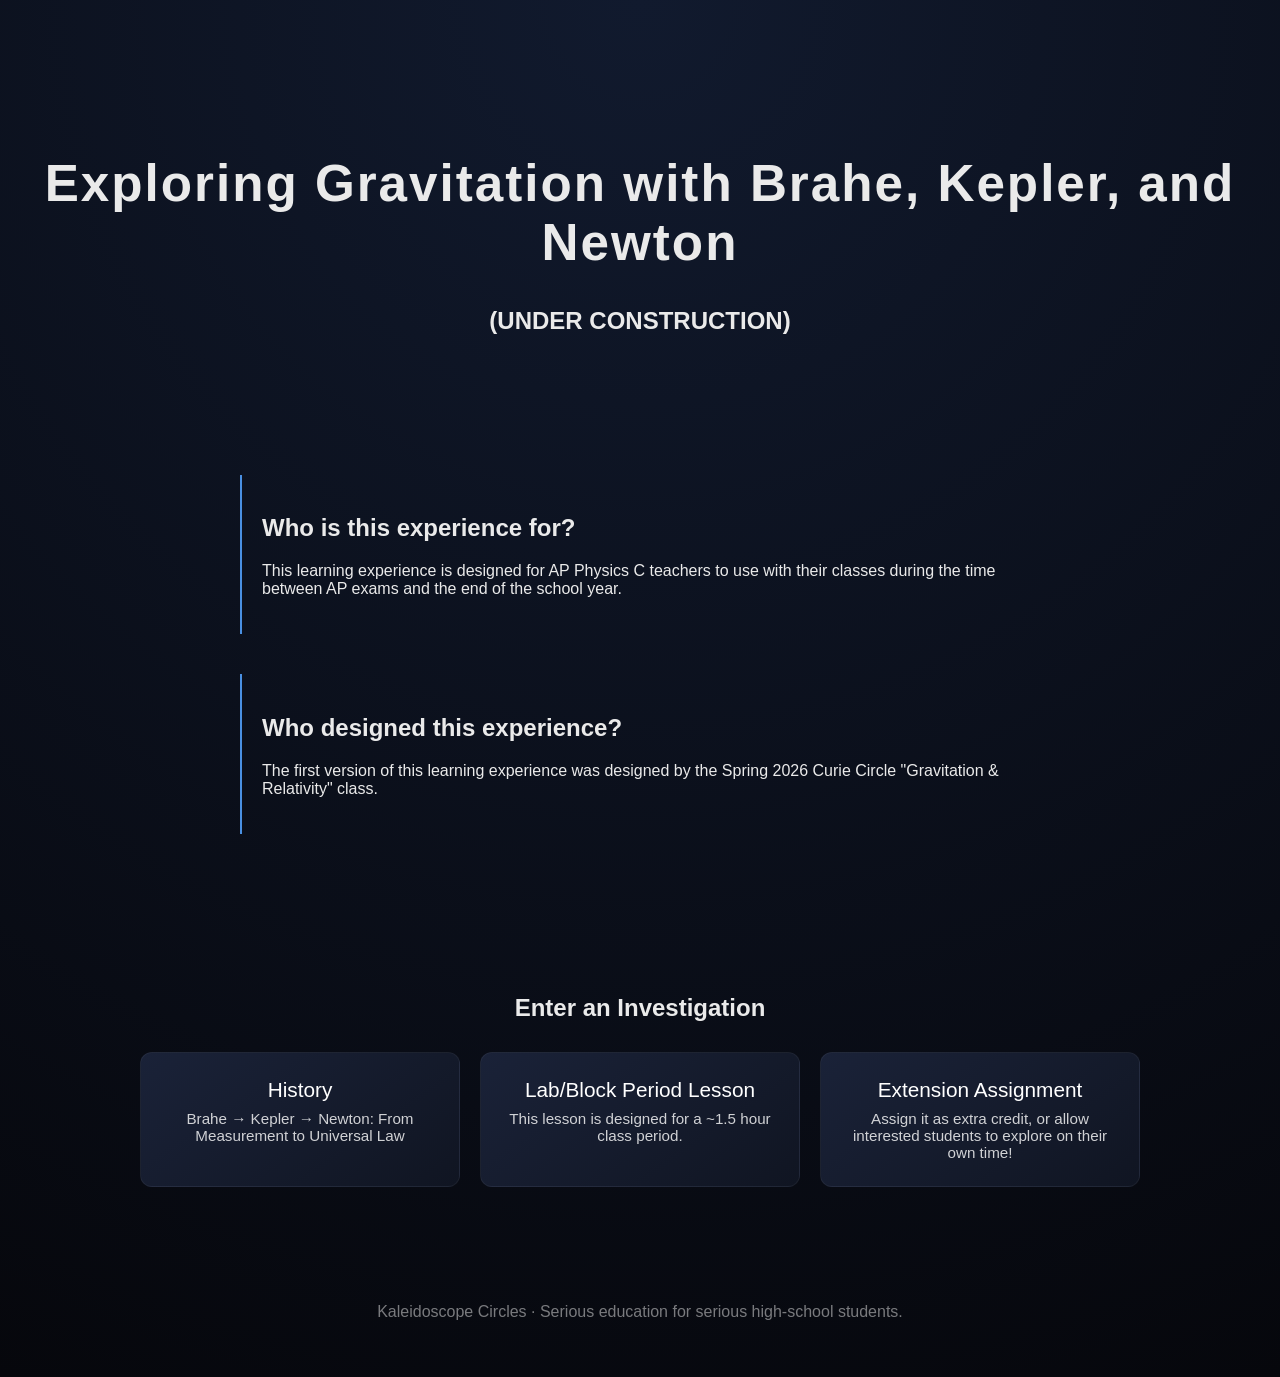
<file: index.html>
<!DOCTYPE html>
<html>
<head>
  <meta charset="UTF-8">
  <title>Exploring Gravitation with Brahe, Kepler, and Newton</title>
  <link rel="stylesheet" href="style.css">
  <link rel="icon" type="image/x-icon" href="/favicon.png">
</head>

<body>

<header class="hero">
  <h1>Exploring Gravitation with Brahe, Kepler, and Newton</h1>
  <h2>(UNDER CONSTRUCTION)</h2>
</header>

<section class="narrative">

  <div class="panel fade-in">
    <h2>Who is this experience for?</h2>
    <p>
      This learning experience is designed for AP Physics C teachers to use with their classes during the time between AP exams and the end of the school year.
    </p>
  </div>

  <div class="panel fade-in">
    <h2>Who designed this experience?</h2>
    <p>
      The first version of this learning experience was designed by the Spring 2026 Curie Circle "Gravitation & Relativity" class.
    </p>
  </div>

</section>

<section class="gateway">

  <h2 class="section-title">Enter an Investigation</h2>

  <div class="doors">

    <a class="door" href="history/">
      <div class="door-title">History</div>
      <div class="door-desc">
        Brahe → Kepler → Newton: From Measurement to Universal Law
      </div>
    </a>

    <a class="door" href="lesson/">
      <div class="door-title">Lab/Block Period Lesson</div>
      <div class="door-desc">
        This lesson is designed for a ~1.5 hour class period.
      </div>
    </a>

    <a class="door" href="extension/">
      <div class="door-title">Extension Assignment</div>
      <div class="door-desc">
        Assign it as extra credit, or allow interested students to explore on their own time!
      </div>
    </a>

  </div>

</section>

<footer>
  <p>Kaleidoscope Circles · Serious education for serious high-school students.</p>
</footer>

</body>
</html>
</file>
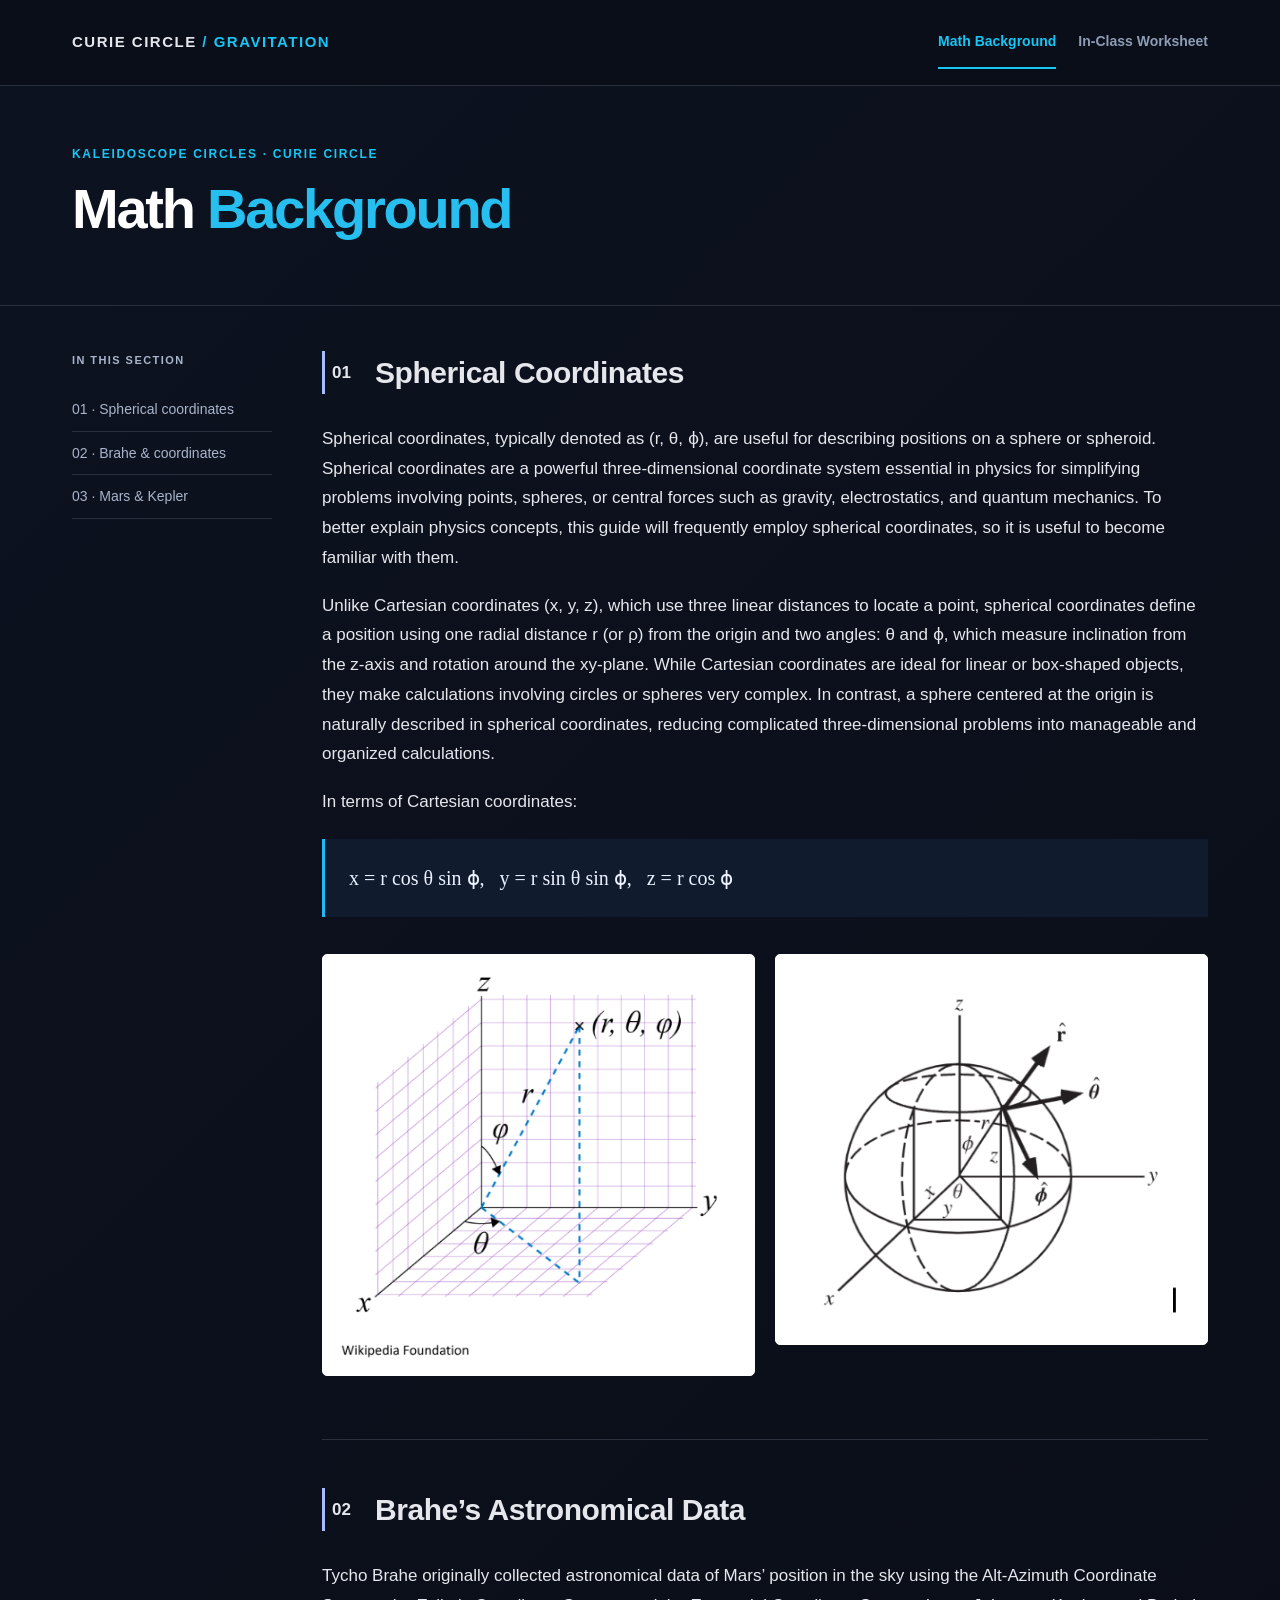
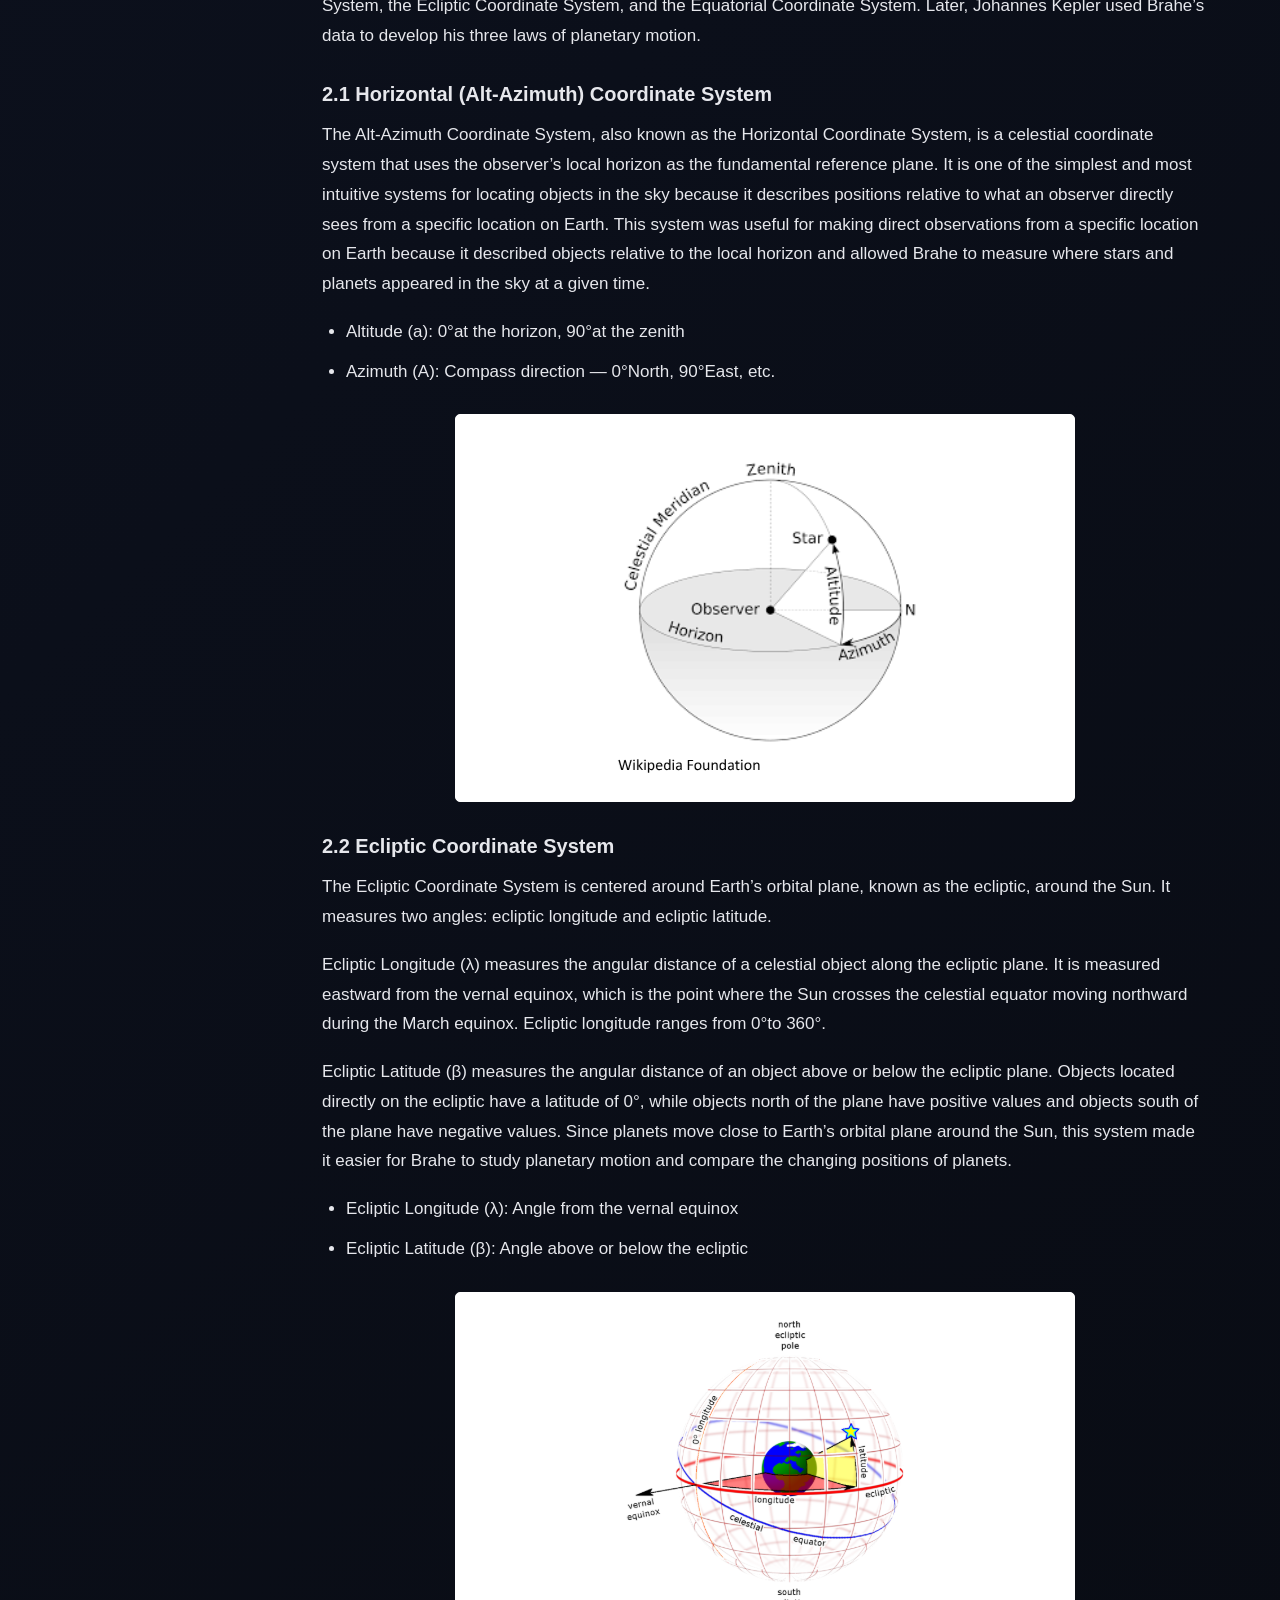
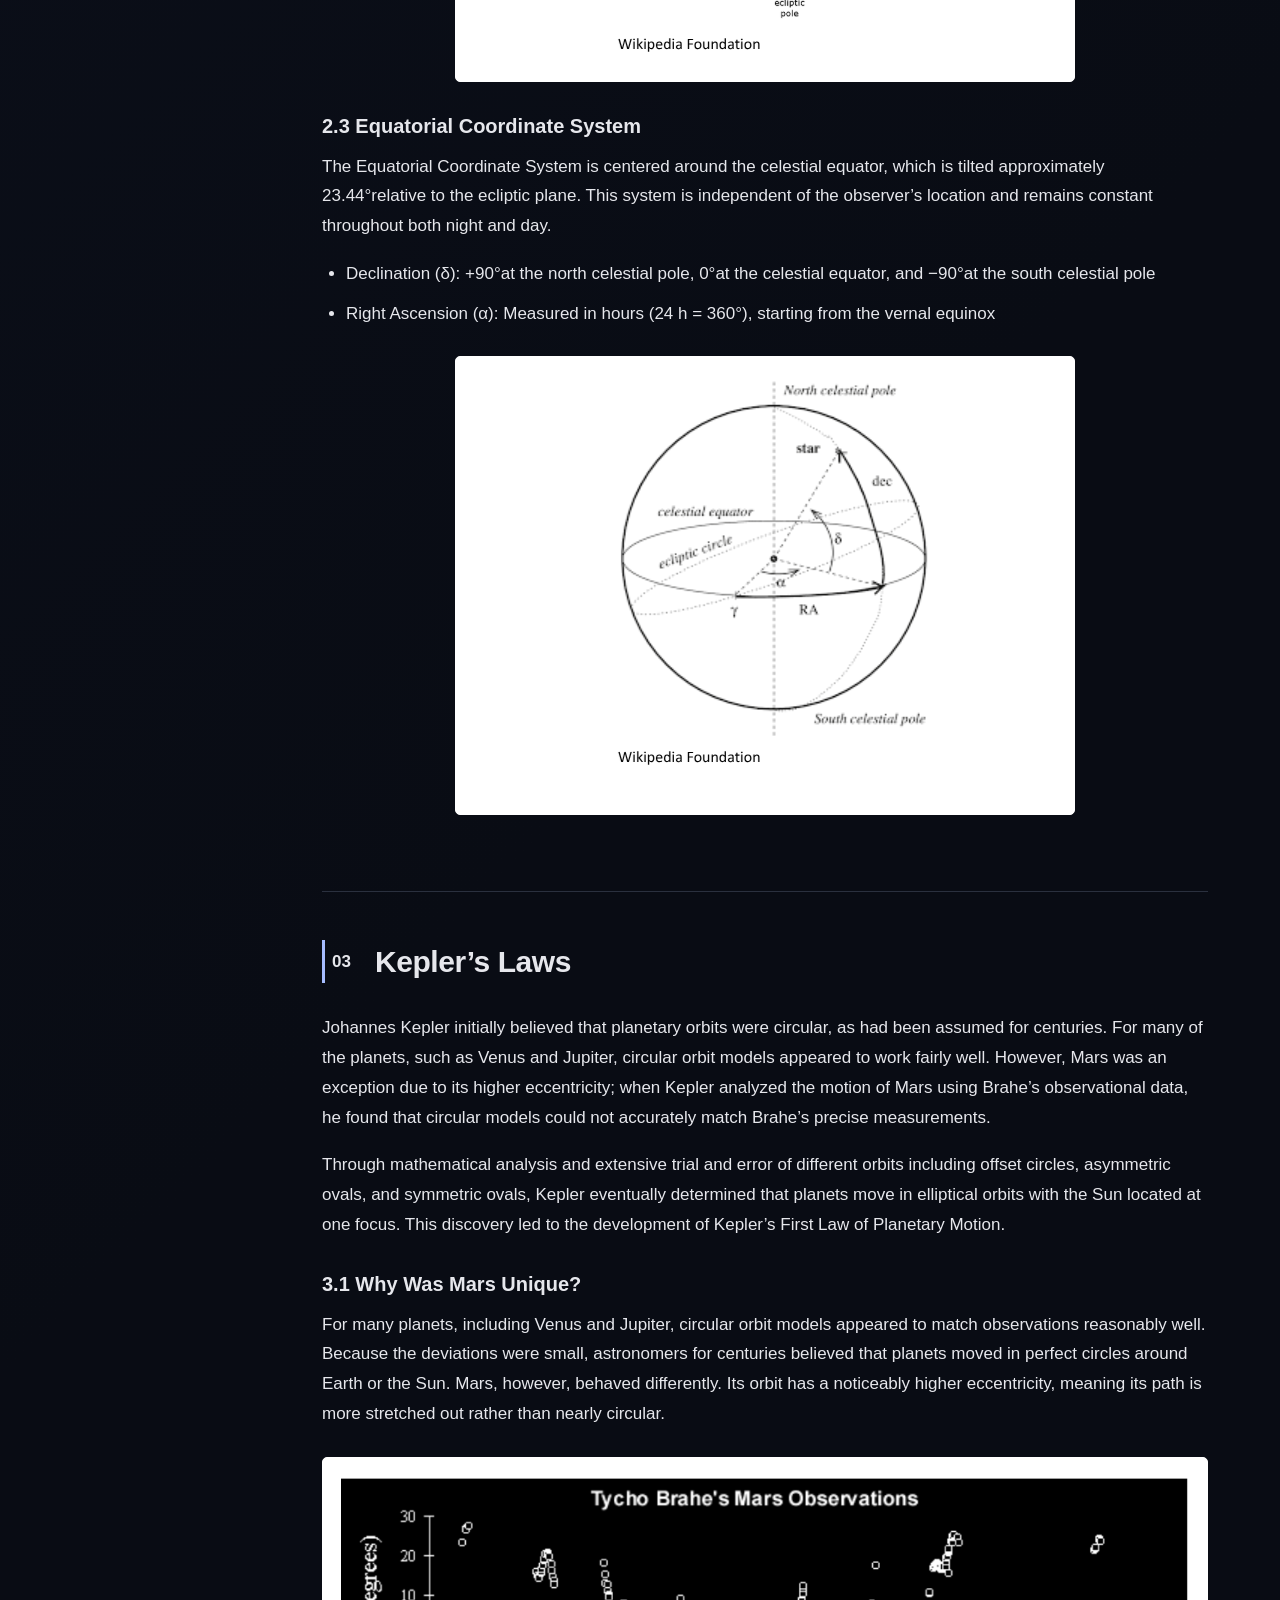
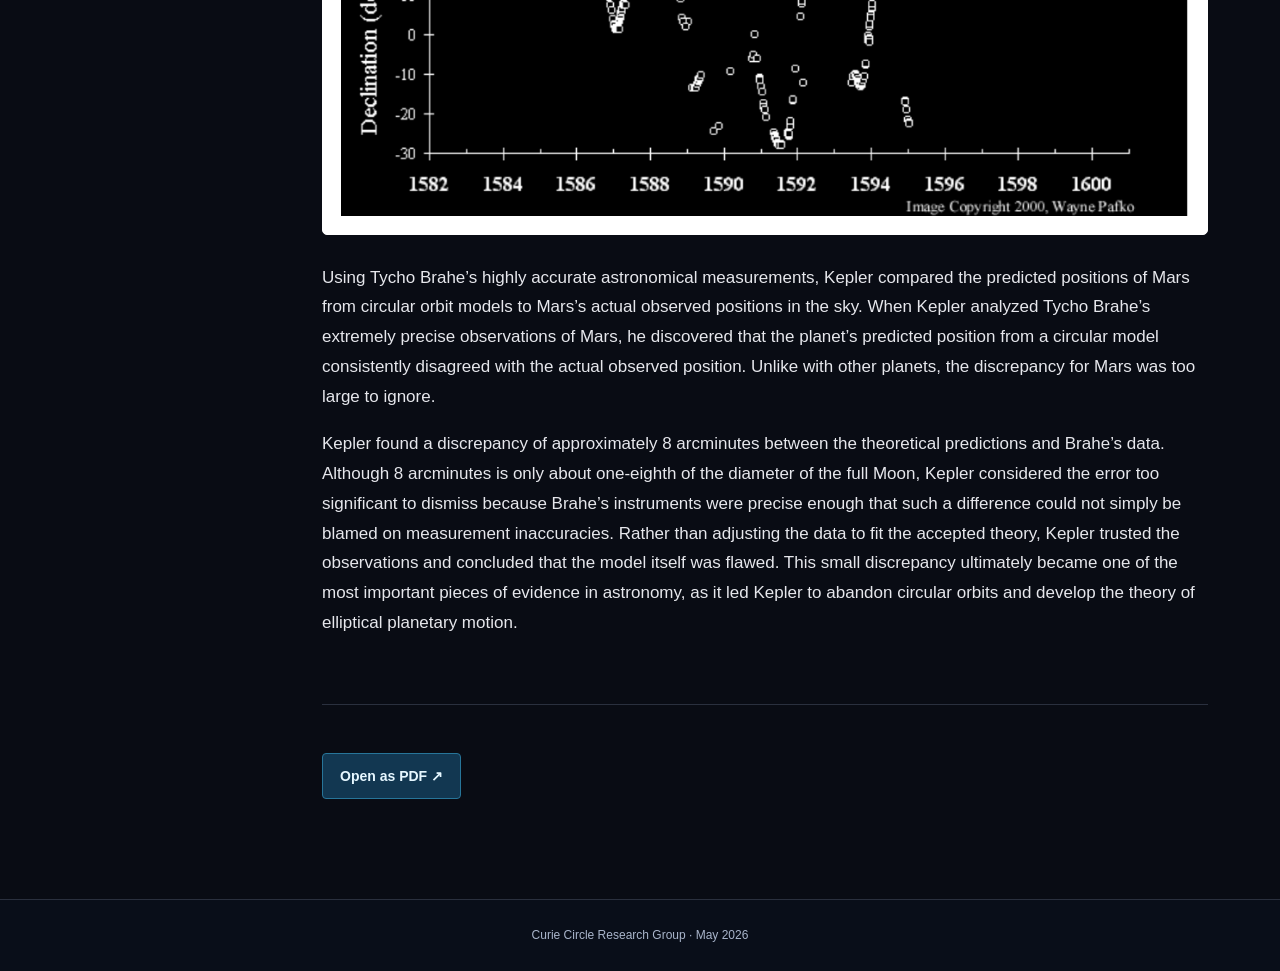
<file: Lesson/index.html>
<!DOCTYPE html>
<html lang="en"><head><meta charset="utf-8"/><meta content="width=device-width,initial-scale=1" name="viewport"/><meta content="An interactive web edition of Math Background and the Gravitation In-Class Worksheet, with original PDF diagrams and clearly labeled suggested solutions." name="description"/><title>Brahe · Kepler · Newton | Interactive Lesson</title><style>
:root{--bg:#f4f3ef;--paper:#fff;--ink:#172b35;--muted:#586871;--line:#d8dfdf;--accent:#146c70;--dark:#102a36;--gold:#e7bc73;--note:#fff5df}*{box-sizing:border-box}html{scroll-behavior:smooth;scroll-padding-top:100px}body{margin:0;color:var(--ink);background:var(--bg);font:17px/1.75 system-ui,-apple-system,"Segoe UI",sans-serif}button,input,textarea{font:inherit}a{color:var(--accent)}button,a,input,textarea{touch-action:manipulation}button{cursor:pointer}button:focus-visible,a:focus-visible,input:focus-visible,textarea:focus-visible{outline:3px solid #d09221;outline-offset:4px}[hidden]{display:none!important}.topbar{position:sticky;top:0;z-index:10;background:var(--paper);border-bottom:1px solid var(--line)}.topbar-inner{max-width:1200px;margin:auto;display:flex;align-items:center;justify-content:space-between;gap:20px;padding:16px 32px}.brand{font-weight:750;font-size:15px;letter-spacing:.1em;text-decoration:none;color:var(--ink)}.brand span{color:var(--accent)}.tabs{display:flex;background:#edf1ef;border-radius:8px;padding:4px;gap:4px}.tabs button{border:0;background:transparent;padding:10px 20px;border-radius:5px;font-size:14px;font-weight:650;color:var(--muted)}.tabs button[aria-selected=true]{background:var(--dark);color:white}.hero{background:var(--dark);color:#fff;position:relative;overflow:hidden;padding:65px 32px 55px}.hero-inner{max-width:1136px;margin:auto;position:relative}.hero:after{content:"";position:absolute;width:410px;height:220px;border:1px solid #527481;border-radius:50%;right:-110px;top:70px;transform:rotate(-25deg);pointer-events:none}.eyebrow{font-size:12px;font-weight:750;letter-spacing:.14em;text-transform:uppercase;margin:0 0 12px}.hero .eyebrow{color:var(--gold)}h1{font:normal clamp(36px,4.8vw,60px)/1.13 Georgia,serif;max-width:850px;margin:10px 0 20px;letter-spacing:-.025em}.hero .intro{color:#c8d9df;max-width:680px;font-size:18px;margin:0}.hero-meta{display:flex;gap:24px;flex-wrap:wrap;margin-top:25px;color:#c8d9df;font-size:13px}.layout{display:grid;grid-template-columns:200px minmax(0,1fr);gap:50px;max-width:1200px;margin:auto;padding:45px 32px 70px}.contents{position:sticky;top:110px;align-self:start;font-size:14px}.contents p{font-size:11px;font-weight:750;letter-spacing:.13em;color:var(--muted)}.contents a{display:block;padding:9px 0;text-decoration:none;color:var(--muted);border-bottom:1px solid var(--line)}.contents a:hover{color:var(--accent)}main{min-width:0}.lesson-section{padding:0 0 48px;margin-bottom:48px;border-bottom:1px solid var(--line)}.section-heading{display:flex;gap:17px;align-items:center;margin-bottom:26px}.section-number{display:grid;place-items:center;min-width:43px;height:43px;border:1px solid #9cbab9;color:var(--accent);border-radius:50%;font-size:13px;font-weight:700}.source{font-size:12px;color:var(--muted);margin:0 0 3px;line-height:1.5}.source-credit{font-size:14px;color:var(--muted)}h2{font:normal 31px/1.25 Georgia,serif;letter-spacing:-.015em;margin:0}h3{font-size:20px;line-height:1.4;margin:30px 0 12px}p{margin:0 0 18px}ul,ol{padding-left:24px}li{margin:10px 0}.definitions{display:grid;grid-template-columns:repeat(3,1fr);gap:18px;border-top:1px solid var(--line);padding-top:22px}dt{font-weight:700;font-size:15px;color:var(--accent)}dd{margin:8px 0 0;font-size:14px;color:var(--muted)}.equation{padding:20px 24px;margin:22px 0;background:#e7efed;border-left:3px solid var(--accent);font-family:Georgia,"Times New Roman",serif;font-size:20px;line-height:1.9;overflow-wrap:anywhere}.note{background:var(--note);border-left:3px solid #c8943b;padding:16px 20px;margin:22px 0;font-size:14px;line-height:1.7}.notice{background:#e5eeed;padding:22px 25px;border-radius:6px;margin:20px 0}.notice p{font-size:15px;margin:8px 0 0}figure{background:white;border:1px solid var(--line);padding:22px;margin:28px auto;max-width:540px;border-radius:5px}figure img{display:block;width:auto;max-width:100%;height:auto;max-height:700px;margin:auto}figcaption{color:var(--muted);font-size:12px;line-height:1.6;border-top:1px solid #e6ebea;padding-top:14px;margin-top:18px}figcaption span{white-space:nowrap}.wide{max-width:100%}.wide img{max-height:none;width:100%}.figure-pair{display:grid;grid-template-columns:1fr 1fr;gap:20px;align-items:start}.figure-pair figure{margin:15px 0;width:100%;padding:15px}.interactive{padding:25px;background:var(--dark);color:white;border-radius:6px;margin-top:28px}.interactive .eyebrow{color:var(--gold)}.interactive h3{margin:0 0 12px}.interactive p{font-size:14px;color:#c8d9df}.input-grid{display:grid;grid-template-columns:repeat(3,1fr);gap:15px}.input-grid label{font-size:14px}.input-grid input{display:block;width:100%;border:1px solid #70858b;border-radius:4px;padding:9px 12px;margin:5px 0;background:#fff;color:var(--ink)}output{display:block;margin-top:15px;color:#e7bc73;min-height:32px}.table-wrap{overflow-x:auto;margin:30px 0}table{border-collapse:collapse;width:100%;font-size:14px;text-align:left}caption{text-align:left;font-weight:700;font-size:16px;margin-bottom:12px}th,td{padding:12px;border-bottom:1px solid var(--line);vertical-align:top}th{background:#e7efed}.text-link{font-weight:650;text-decoration:none}.theorem{background:#fff;padding:5px 25px 15px;border:1px solid var(--line);border-radius:6px}.problem{padding:28px;background:#fff;border:1px solid var(--line);border-radius:6px;margin:26px 0}.problem .eyebrow{color:var(--accent);margin-bottom:5px}.problem h3{margin:0 0 18px;font-size:24px;font-family:Georgia,serif;font-weight:normal}.problem label{font-size:13px;display:block;font-weight:700;margin:22px 0 8px}textarea{width:100%;padding:15px;resize:vertical;border:1px solid #a7b8ba;border-radius:4px;min-height:140px;font-size:15px;background:#fcfdfc;color:var(--ink)}.answer-actions{display:flex;align-items:center;gap:15px;flex-wrap:wrap;margin-top:12px}.reveal,.primary{background:var(--accent);border:1px solid var(--accent);color:white;border-radius:4px;padding:10px 17px;font-size:14px;font-weight:650;text-decoration:none;display:inline-block}.reveal:hover,.primary:hover{background:#0e5558}.save-status,.storage-note{font-size:12px;color:var(--muted)}.solution{border-top:1px solid #bcd2cb;margin-top:25px;padding-top:23px}.solution-label{color:var(--accent);font-size:17px;font-weight:750;margin:0}.solution-credit{font-size:12px;color:var(--muted);margin:3px 0 20px}.solution p:not(.solution-label):not(.solution-credit){font-size:15px}.solution .equation{font-size:18px}.download-panel{background:var(--dark);color:white;padding:28px;border-radius:6px;margin:30px 0}.download-panel h2{font-size:26px;margin-bottom:10px}.download-panel p{color:#c8d9df;font-size:14px}.download-panel a{background:var(--gold);border-color:var(--gold);color:var(--ink)}.worksheet-tools{display:flex;gap:12px;flex-wrap:wrap;margin-bottom:30px}.secondary{border:1px solid #a2b5b6;color:var(--accent);background:white;border-radius:4px;padding:9px 15px;font-size:14px}.edition-notes{font-size:13px;color:var(--muted);margin:25px 0}.edition-notes summary{cursor:pointer;font-weight:700;margin-bottom:12px}.edition-notes ul{padding-left:20px}.edition-notes li{margin:8px 0}.footer{font-size:12px;color:var(--muted);padding:25px 32px;border-top:1px solid var(--line);text-align:center}.noscript{margin:20px;padding:20px;background:var(--note)}
@media(max-width:900px){.layout{grid-template-columns:150px minmax(0,1fr);gap:28px;padding:32px 24px}.topbar-inner{padding:12px 24px}.hero{padding:45px 24px}.brand{font-size:12px}.tabs button{padding:9px 12px}.definitions{grid-template-columns:1fr}.hero:after{opacity:.35}.figure-pair{grid-template-columns:1fr 1fr}}
@media(max-width:650px){body{font-size:16px}.topbar-inner{display:block;padding:10px 16px}.brand{display:block;margin-bottom:8px;font-size:11px}.tabs{width:100%}.tabs button{flex:1;font-size:12px;padding:9px 5px}.layout{display:block;padding:28px 18px}.contents{position:static;margin-bottom:35px;display:flex;flex-wrap:wrap;gap:8px 15px}.contents p{width:100%;margin:0}.contents a{font-size:12px;padding:4px 0}.hero{padding:35px 20px}.hero .intro{font-size:16px}.hero-meta{gap:10px 18px}.hero:after{display:none}h2{font-size:27px}.section-heading{gap:12px}.figure-pair{grid-template-columns:1fr}.figure-pair figure{max-width:100%}.problem{padding:20px 16px}.equation{padding:16px;font-size:18px}.input-grid{gap:8px}.input-grid input{padding:8px}.lesson-section{margin-bottom:35px;padding-bottom:35px}.theorem{padding:3px 16px 10px}}
@media(prefers-reduced-motion:reduce){html{scroll-behavior:auto}}
@media print{body{background:#fff;color:#000;font-size:11pt}.topbar,.contents,.hero,.interactive,.answer-actions,.worksheet-tools,.footer{display:none!important}.layout{display:block;padding:0;max-width:none}.lesson-section{break-before:auto;margin-bottom:20px;padding-bottom:15px}.problem,figure,.equation{break-inside:avoid}textarea{min-height:80px}.download-panel{background:#fff;color:#000;border:1px solid #ccc}.download-panel p{color:#333}.note{background:#fff;border:1px solid #aaa}a{color:#000}.solution[hidden]{display:none!important}}

/* Palette and type aligned with the supplied parent-site screenshots. */
:root{--bg:#090c14;--paper:#101625;--ink:#e6e7ec;--muted:#a9b5cb;--line:#2a303e;--accent:#17c6f4;--dark:#0d1322;--gold:#17c6f4;--note:#101b2d}
body{background:linear-gradient(135deg,#0d1220 0%,#090c14 65%);font-family:Arial,Helvetica,sans-serif}
.topbar{background:#090e19}.tabs{background:transparent;padding:0;border-radius:0;gap:22px}.tabs button{border-radius:0;border-bottom:2px solid transparent;padding:13px 0;color:#8f9cb5}.tabs button[aria-selected=true]{color:var(--accent);background:transparent;border-bottom-color:var(--accent)}
.hero{background:transparent;padding:58px 32px 44px;border-bottom:1px solid var(--line)}.hero:after{display:none}.hero h1{font-family:Arial,Helvetica,sans-serif;font-weight:750;letter-spacing:-.04em;font-size:56px;line-height:1.15}.hero h1 span{color:#26bff0}.hero .intro{color:#afbbd2;max-width:850px}.hero .eyebrow{color:var(--accent)}
h2,h3,.problem h3{font-family:Arial,Helvetica,sans-serif;font-weight:700}h2{font-size:30px}.section-number{border:0;border-radius:0;border-left:3px solid #a6bcff;font-size:17px;color:var(--ink);min-width:36px}.section-heading{margin-bottom:30px}.contents a:hover{color:var(--accent)}
.equation{background:#101b2d;border-left-color:#25b9f3;color:#eaf1ff}.theorem{background:#101725;border-color:#34445f;padding-top:16px}.problem{background:#0e1421;border-color:var(--line)}textarea{background:#090e19;border-color:#3c485d;color:#e6eaf3}textarea::placeholder{color:#8896ae}.solution{border-color:#304156}.solution-label{color:var(--accent)}.solution .note{background:#101b2d;border-color:#3ba8ed}.reveal,.primary{background:#123751;border-color:#277599;color:#e6f7ff}.reveal:hover,.primary:hover{background:#195071}.secondary{background:#101827;border-color:#3c485d;color:#dce5f5}
figure{background:#fff;border-color:#fff;padding:18px;max-width:620px}figcaption{color:#344553;border-color:#d8dfe4}figure img{max-height:none}figure:has(img[src*="kepler-three-laws"]),figure:has(img[src*="mars-observations"]){max-width:100%}.download-panel{background:transparent;padding:0;margin-top:35px}.download-panel a{background:#123751;color:#e6f7ff;border-color:#277599}.footer{background:#090e19}.source-credit{margin-bottom:32px}
@media(max-width:650px){.hero{padding:35px 20px}.hero h1{font-size:39px}.tabs{gap:20px}.tabs button{font-size:13px}.section-heading h2{font-size:25px}}
@media print{body{background:white;color:black}.problem,.theorem,.equation,textarea{background:white;color:black}.section-number,.solution-label{color:black}}
</style></head><body><div class="topbar"><div class="topbar-inner"><a class="brand" data-switch="math" href="#math">CURIE CIRCLE <span>/ GRAVITATION</span></a><div aria-label="Choose a lesson" class="tabs" role="tablist"><button aria-controls="math" aria-selected="true" data-panel="math" id="tab-math" role="tab" type="button">Math Background</button><button aria-controls="worksheet" aria-selected="false" data-panel="worksheet" id="tab-worksheet" role="tab" tabindex="-1" type="button">In-Class Worksheet</button></div></div></div><noscript><style>[role=tabpanel][hidden]{display:block!important}</style><div class="noscript">JavaScript is disabled. Both lessons and PDF links are available below. Answer buttons and local saving require JavaScript.</div></noscript><div aria-labelledby="tab-math" id="math" role="tabpanel" tabindex="0"><header class="hero"><div class="hero-inner"><p class="eyebrow">KALEIDOSCOPE CIRCLES · CURIE CIRCLE</p><h1>Math <span>Background</span></h1></div></header><div class="layout"><nav aria-label="math contents" class="contents"><p>IN THIS SECTION</p><a href="#spherical">01 · Spherical coordinates</a><a href="#brahe">02 · Brahe &amp; coordinates</a><a href="#mars">03 · Mars &amp; Kepler</a></nav><main><section class="lesson-section" id="spherical"><div class="section-heading"><span class="section-number">01</span><div><h2>Spherical Coordinates</h2></div></div><p>Spherical coordinates, typically denoted as (r, θ, ϕ), are useful for describing positions on a sphere or spheroid. Spherical coordinates are a powerful three-dimensional coordinate system essential in physics for simplifying problems involving points, spheres, or central forces such as gravity, electrostatics, and quantum mechanics. To better explain physics concepts, this guide will frequently employ spherical coordinates, so it is useful to become familiar with them.</p><p>Unlike Cartesian coordinates (x, y, z), which use three linear distances to locate a point, spherical coordinates define a position using one radial distance r (or ρ) from the origin and two angles: θ and ϕ, which measure inclination from the z-axis and rotation around the xy-plane. While Cartesian coordinates are ideal for linear or box-shaped objects, they make calculations involving circles or spheres very complex. In contrast, a sphere centered at the origin is naturally described in spherical coordinates, reducing complicated three-dimensional problems into manageable and organized calculations.</p><p>In terms of Cartesian coordinates:</p><div class="equation">x = r cos θ sin ϕ,   y = r sin θ sin ϕ,   z = r cos ϕ</div><div class="figure-pair"><figure><a href="images/spherical-coordinates.png" rel="noopener" target="_blank"><img alt="spherical coordinates" loading="lazy" src="images/spherical-coordinates.png"/></a></figure><figure><a href="images/spherical-basis.png" rel="noopener" target="_blank"><img alt="spherical basis" loading="lazy" src="images/spherical-basis.png"/></a></figure></div></section><section class="lesson-section" id="brahe"><div class="section-heading"><span class="section-number">02</span><div><h2>Brahe’s Astronomical Data</h2></div></div><p>Tycho Brahe originally collected astronomical data of Mars’ position in the sky using the Alt-Azimuth Coordinate System, the Ecliptic Coordinate System, and the Equatorial Coordinate System. Later, Johannes Kepler used Brahe’s data to develop his three laws of planetary motion.</p><h3>2.1 Horizontal (Alt-Azimuth) Coordinate System</h3><p>The Alt-Azimuth Coordinate System, also known as the Horizontal Coordinate System, is a celestial coordinate system that uses the observer’s local horizon as the fundamental reference plane. It is one of the simplest and most intuitive systems for locating objects in the sky because it describes positions relative to what an observer directly sees from a specific location on Earth. This system was useful for making direct observations from a specific location on Earth because it described objects relative to the local horizon and allowed Brahe to measure where stars and planets appeared in the sky at a given time.</p><ul><li>Altitude (a): 0°at the horizon, 90°at the zenith</li><li>Azimuth (A): Compass direction — 0°North, 90°East, etc.</li></ul><figure><a href="images/horizontal-coordinates.png" rel="noopener" target="_blank"><img alt="horizontal coordinates" loading="lazy" src="images/horizontal-coordinates.png"/></a></figure><h3>2.2 Ecliptic Coordinate System</h3><p>The Ecliptic Coordinate System is centered around Earth’s orbital plane, known as the ecliptic, around the Sun. It measures two angles: ecliptic longitude and ecliptic latitude.</p><p>Ecliptic Longitude (λ) measures the angular distance of a celestial object along the ecliptic plane. It is measured eastward from the vernal equinox, which is the point where the Sun crosses the celestial equator moving northward during the March equinox. Ecliptic longitude ranges from 0°to 360°.</p><p>Ecliptic Latitude (β) measures the angular distance of an object above or below the ecliptic plane. Objects located directly on the ecliptic have a latitude of 0°, while objects north of the plane have positive values and objects south of the plane have negative values. Since planets move close to Earth’s orbital plane around the Sun, this system made it easier for Brahe to study planetary motion and compare the changing positions of planets.</p><ul><li>Ecliptic Longitude (λ): Angle from the vernal equinox</li><li>Ecliptic Latitude (β): Angle above or below the ecliptic</li></ul><figure><a href="images/ecliptic-coordinates.png" rel="noopener" target="_blank"><img alt="ecliptic coordinates" loading="lazy" src="images/ecliptic-coordinates.png"/></a></figure><h3>2.3 Equatorial Coordinate System</h3><p>The Equatorial Coordinate System is centered around the celestial equator, which is tilted approximately 23.44°relative to the ecliptic plane. This system is independent of the observer’s location and remains constant throughout both night and day.</p><ul><li>Declination (δ): +90°at the north celestial pole, 0°at the celestial equator, and −90°at the south celestial pole</li><li>Right Ascension (α): Measured in hours (24 h = 360°), starting from the vernal equinox</li></ul><figure><a href="images/equatorial-coordinates.png" rel="noopener" target="_blank"><img alt="equatorial coordinates" loading="lazy" src="images/equatorial-coordinates.png"/></a></figure></section><section class="lesson-section" id="mars"><div class="section-heading"><span class="section-number">03</span><div><h2>Kepler’s Laws</h2></div></div><p>Johannes Kepler initially believed that planetary orbits were circular, as had been assumed for centuries. For many of the planets, such as Venus and Jupiter, circular orbit models appeared to work fairly well. However, Mars was an exception due to its higher eccentricity; when Kepler analyzed the motion of Mars using Brahe’s observational data, he found that circular models could not accurately match Brahe’s precise measurements.</p><p>Through mathematical analysis and extensive trial and error of different orbits including offset circles, asymmetric ovals, and symmetric ovals, Kepler eventually determined that planets move in elliptical orbits with the Sun located at one focus. This discovery led to the development of Kepler’s First Law of Planetary Motion.</p><h3>3.1 Why Was Mars Unique?</h3><p>For many planets, including Venus and Jupiter, circular orbit models appeared to match observations reasonably well. Because the deviations were small, astronomers for centuries believed that planets moved in perfect circles around Earth or the Sun. Mars, however, behaved differently. Its orbit has a noticeably higher eccentricity, meaning its path is more stretched out rather than nearly circular.</p><figure><a href="images/mars-observations.png" rel="noopener" target="_blank"><img alt="mars observations" loading="lazy" src="images/mars-observations.png"/></a></figure><p>Using Tycho Brahe’s highly accurate astronomical measurements, Kepler compared the predicted positions of Mars from circular orbit models to Mars’s actual observed positions in the sky. When Kepler analyzed Tycho Brahe’s extremely precise observations of Mars, he discovered that the planet’s predicted position from a circular model consistently disagreed with the actual observed position. Unlike with other planets, the discrepancy for Mars was too large to ignore.</p><p>Kepler found a discrepancy of approximately 8 arcminutes between the theoretical predictions and Brahe’s data. Although 8 arcminutes is only about one-eighth of the diameter of the full Moon, Kepler considered the error too significant to dismiss because Brahe’s instruments were precise enough that such a difference could not simply be blamed on measurement inaccuracies. Rather than adjusting the data to fit the accepted theory, Kepler trusted the observations and concluded that the model itself was flawed. This small discrepancy ultimately became one of the most important pieces of evidence in astronomy, as it led Kepler to abandon circular orbits and develop the theory of elliptical planetary motion.</p></section><div class="download-panel"><a class="primary" href="pdfs/math-background.pdf" rel="noopener" target="_blank">Open as PDF ↗</a></div></main></div></div><div aria-labelledby="tab-worksheet" hidden="" id="worksheet" role="tabpanel" tabindex="0"><header class="hero"><div class="hero-inner"><p class="eyebrow">KALEIDOSCOPE CIRCLES · CURIE CIRCLE</p><h1>In-Class <span>Worksheet</span></h1><p class="intro">The purpose of this handout is to gain a practical understanding of gravitation through Kepler’s Laws both conceptually and manipulatively. Enjoy!</p></div></header><div class="layout"><nav aria-label="worksheet contents" class="contents"><p>IN THIS SECTION</p><a href="#newton">01 · Newton &amp; gravity</a><a href="#shell">1.3 · Shell theorem</a><a href="#laws">02 · Kepler’s laws</a><a href="#problems">03 · Problems 3.1–3.9</a><a href="#reduced">04 · Reduced mass</a></nav><main><p class="source-credit">Gravitation · Curie Circle Research Group · May 2026</p><section class="lesson-section" id="newton"><div class="section-heading"><span class="section-number">01</span><div><h2>Introduction</h2></div></div><p>You probably know what a force is. In a rough sense, an object attracts another. Simple enough. These ”forces” follow a set of rules that were deemed Newton’s Laws through Newton’s own observation and were shown to be correct in most cases, as for the exceptions, you’ll see them in a higher-level physics class.</p><p>Definition 1.1. Newton’s Laws are summarized as follows:</p><ul><li>Newton’s First Law: An object in rest stays at rest, and an object in motion stays in motion with the same speed and in the same direction unless acted upon by an unbalanced external force.</li><li>Newton’s Second Law: The acceleration of an object is directly proportional to the net force acting on it and inversely proportional to its mass.</li><li>Newton’s Third Law: For every action, there is an equal and opposite reaction. Forces always occur in pairs.</li></ul><p>This is all well and good. An apple falls onto Newton’s head with an acceleration to the force acting on it (gravity) and hits Newton (quite hard) and Newton feels a reaction force (with a bump on his head). It is natural then to wonder whether these laws extend into higher dimensions of size.</p><p>For massive objects, do these laws still hold? We may contend these are true for a large rock, a house, and an Eiffel tower. But, say, does it hold for a planet? For such a huge object, does it follow a certain path in motion or can it stop? What happens with a collision or around another object?</p><p>These questions start with the formulation of a gravitational force. A force that is defined to be the law of gravity between two objects. This was formulated by Newton as follows.</p><p>Definition 1.2. The gravitational force between two objects m1 and m2 is equal to</p><div class="equation">F = Gm₁m₂/r²</div><p>where r is the distance between m1 and m2.</p><p>At first glance, this formula is calculational, but there are other interesting parts. For instance, what exactly is G?</p><p>Let us first understand it in terms of units. Rearranging to get G, we have:</p><div class="equation">G = Fr²/(m₁m₂)</div><p>The units of force [F] is Newtons N or kg·m/s². Hence, the units of G are</p><div class="equation">[G] = [F] · [r]² / ([m₁] · [m₂]) = (kg · m/s²) · (m²/kg²) = m³/(kg · s²)</div><p>This G is known as the gravitational constant: G = 6.67 · 10⁻¹¹ Nm²kg² to be precise. Essentially, this the scale of the gravitational attraction between two objects.</p><p>Now imagine that we exist as an object with a large shell. A shell can be thought of as a cover that has mass on the outside edge. Since we exist without another mass, we may think there is no gravitational force. This is both right and wrong. These theorems attributed to Newton can shed some light on this matter.</p></section><section class="lesson-section" id="shell"><div class="section-heading"><span class="section-number">1.3</span><div><h2>Theorem 1.3</h2></div></div><div class="theorem"><p>The gravitational acceleration within a hollow, uniformly dense spherical shell is 0 for r &lt; R where R represents the radius of the shell. However, the gravitational acceleration outside the shell is as if all the mass of the shell were concentrated at its center for r ≥R.</p></div><p>A pictorial description is below:</p><figure><a href="images/shell-outside.png" rel="noopener" target="_blank"><img alt="shell outside" loading="lazy" src="images/shell-outside.png"/></a><figcaption>Figure 1: Case 1: P is outside the shell (r &gt; R). The shell exerts a net force F = GMm/r2, exactly as if all mass M were concentrated at the centre C. Individual forces F1, F2 from opposite patches do not cancel — their resultant always points toward C.</figcaption></figure><figure><a href="images/shell-inside.png" rel="noopener" target="_blank"><img alt="shell inside" loading="lazy" src="images/shell-inside.png"/></a><figcaption>Figure 2: Case 2: P is inside the shell (r &lt; R). Although P is off-centre, the larger solid angle toward the far side intercepts proportionally more mass, and the two effects cancel exactly. The net gravitational force from the shell is zero at every interior point.</figcaption></figure><p>While the formal derivation of these theorems requires some difficult techniques, we can intuitively understand this theorem.</p><p>When r &gt; R, effectively a mass m is outside of the sphere. Thus if we consider the forces from the masses outside, they don’t cancel out. However, the vertical components do cancel because they are opposite to each other. Since they don’t cancel, we can reason that it should be nonzero. To prove the exact relationship lies a bit more effort, but we can think of the situation as adding a bunch of opposite vectors (two points whose chord is perpendicular to the line connecting point P to C) whose resultant (the addition of the vectors) lies on PC.</p><p>For the case of r &lt; R, the point mass P may be closer to one side than the other. If it is in the ”perfect” center of the circle, then clearly the force vectors cancel out, so the net force is 0. Hence, in the case that it is closer to one side than the other, the side closer provides a larger force (since the mass corresponding to the arc is larger) than that of the farther side. However, the side farther from P has more distance from P than the side closer to P. These effects of strength over length adequately balance each other out to get 0.</p></section><section class="lesson-section" id="laws"><div class="section-heading"><span class="section-number">02</span><div><h2>Kepler’s Laws</h2></div></div><p>While this formulation of the force of gravity between objects does answer some questions that are mentioned, we still don’t have an answer for the path of these planetary objects. Through Newton’s Laws, Johannes Kepler explained what exactly happens to these masses.</p><div class="theorem"><h3>Lemma 2.1</h3><p>Kepler’s Laws for a general orbit are</p><ul><li>The trajectories of planets are sections, with a focus at the Sun. Bound orbits are ellipses, circles if the eccentricity is 1.</li><li>The Trajectories sweep out equal areas in equal times.</li><li>When the orbit is bound, the period T and semimajor axis a obey T² ∝ a³.</li></ul></div><p>A pictorial view of these Laws is below:</p><figure><a href="images/kepler-three-laws.png" rel="noopener" target="_blank"><img alt="kepler three laws" loading="lazy" src="images/kepler-three-laws.png"/></a></figure><p>While these Laws are complex, we can get an intuitive understanding for each. The full derivation is complex, and you will see them in a higher level physics class. However, we can still get an appreciation of them using simple techniques.</p><p>Kepler’s 1st Law may be unmotivated for those of you who have not worked with ellipses before, so take a leap of faith that it holds.</p><p>Kepler’s 2nd Law can be explained intuitively like so: take a part of the area that the mass goes over a period of time. This A/t is equal to ½r · v because this is the only dimensionally correct interpretation (or think of it as a ”right” triangle) and the factor of ½ is there as if it were not, it would be a parallelogram, which is not necessarily correct.</p><figure><a href="images/equal-area.png" rel="noopener" target="_blank"><img alt="equal area" loading="lazy" src="images/equal-area.png"/></a></figure><p>The ΔA corresponds to a change in time. We can ”assume” that sin θ tends to 1, so this is effectively saying that the change in area is equal to ½rv. Recall that the angular momentum is L = m · v · r, so v · r = L/m, which implies</p><div class="equation">ΔA = L/(2m)</div><p>but the angular momentum is constant throughout an object’s orbit, so ΔA is constant. Do note that this is an intuitive argument, and there are some details to be ironed out to make it rigorous. But, this will work for us.</p><p>Finally, let’s consider Kepler’s Third Law in that T² ∝ a³. We can imagine a circle (as sort of a cheat code), with a = R. Imagine a point mass is in orbit R (directly above the planet). Let the velocity of the object in orbit be v. Then, the time to complete an orbit is</p><div class="equation">T = 2πr/v</div><p>We can also directly find v through the formula connecting the centripetal force to the gravitational force:</p><div class="equation">mv²/r = GMm/r²   ⇒   v² = GM/r</div><p>Hence</p><div class="equation">T² = 4π²r²/v² = 4π²r² · r/(GM) ∝ r³</div></section><section class="lesson-section" id="problems"><div class="section-heading"><span class="section-number">03</span><div><h2>Problems</h2></div></div><p>Take a partner and pick the 2 to 3 problems in this list that look the most interesting to do.</p><article class="problem" id="problem-3.1"><p class="eyebrow">PROBLEM 3.1</p><div class="prompt"><p>Alex is on a planet covered with loose rock on its surface. Alex is interested in creating a space station in a geostationary orbit around this planet. Is it possible to Alex to do so, regardless of the planet’s rotation speed?</p></div><label for="answer-3.1">Your answer &amp; reasoning</label><textarea data-answer="3.1" id="answer-3.1" placeholder="Write your approach, assumptions, and calculations here…" rows="5"></textarea><div class="answer-actions"><button aria-controls="solution-3.1" aria-expanded="false" class="reveal" type="button">Show Answer</button><span aria-live="polite" class="save-status"></span></div><div class="solution" hidden="" id="solution-3.1"><p class="solution-label">Suggested Solution</p><p class="solution-credit">Model-generated explanation · not an official answer key</p><p>Assume an isolated spherical planet of mass M, radius R, and nonzero angular speed ω. A stationary satellite must follow a circular equatorial orbit in the same direction as the rotation, with the same period.</p><div class="equation">GM/r² = ω²r   ⇒   r<sub>sync</sub> = (GM/ω²)<sup>1/3</sup></div><p>An orbit above the surface requires r<sub>sync</sub> &gt; R, or ω²R³ &lt; GM. If rotation is at the surface orbital limit, the synchronous radius is R; if it is faster, the formal radius is inside the planet.</p><p>Loose equatorial rocks would already lose contact when centrifugal acceleration reaches surface gravity. Thus a stable planet retaining loose surface rocks is below that limit in this ideal model. A nonrotating planet has no finite synchronous orbit, and extremely slow rotation may place a real satellite beyond the region where the planet can retain it against external perturbations. So “regardless of rotation speed” is too strong.</p></div></article><article class="problem" id="problem-3.2"><p class="eyebrow">PROBLEM 3.2</p><div class="prompt"><p>Alex has rephrased Kepler’s Laws as follows</p><ul><li>(a) the orbits of planets are elliptical with one focus at the sun.</li><li>(b) a line connecting the sun and a planet sweeps out equal areas in equal times.</li><li>(c) the square of the period of a planet’s orbit is proportional to the cube of its semimajor axis.</li></ul><p>Alex knows that these laws hold when the force of gravity is proportional to 1/r². However, he wonders whether any of these would hold if the force of the gravity is proportional to 1/r³. Can you help Alex?</p></div><label for="answer-3.2">Your answer &amp; reasoning</label><textarea data-answer="3.2" id="answer-3.2" placeholder="Write your approach, assumptions, and calculations here…" rows="5"></textarea><div class="answer-actions"><button aria-controls="solution-3.2" aria-expanded="false" class="reveal" type="button">Show Answer</button><span aria-live="polite" class="save-status"></span></div><div class="solution" hidden="" id="solution-3.2"><p class="solution-label">Suggested Solution</p><p class="solution-credit">Model-generated explanation · not an official answer key</p><p><strong>Only (b) remains generally true.</strong> An inverse-cube force is still radial, so its torque is zero and angular momentum is conserved.</p><p><strong>(a)</strong> does not hold in general: the inverse-square law is essential to the usual focus-centered ellipses. Special circular solutions can exist, but general inverse-cube trajectories are not Kepler ellipses.</p><p><strong>(c)</strong> fails even for those circular solutions. Write the force magnitude as k/r³, with k fixed:</p><div class="equation">mv²/r = k/r³   ⇒   v² = k/(mr²)<br/>T² = 4π²mr⁴/k ∝ r⁴</div><p>Thus the circular period scaling is r⁴ rather than r³. This is a comparison of exact circular solutions, not a claim of stable Kepler-like elliptical orbits.</p></div></article><article class="problem" id="problem-3.3"><p class="eyebrow">PROBLEM 3.3</p><div class="prompt"><p>Alex is in a spaceship orbiting a planet. Alex is prone to falling asleep on the wheel since there are no space cops to catch him. At those times, the ship must fire its thrusters to avoid falling into the atmosphere. Where should the thrusters point (the direction where exhaust is fired) to give the greatest increase in the maximum height of its orbit?</p></div><label for="answer-3.3">Your answer &amp; reasoning</label><textarea data-answer="3.3" id="answer-3.3" placeholder="Write your approach, assumptions, and calculations here…" rows="5"></textarea><div class="answer-actions"><button aria-controls="solution-3.3" aria-expanded="false" class="reveal" type="button">Show Answer</button><span aria-live="polite" class="save-status"></span></div><div class="solution" hidden="" id="solution-3.3"><p class="solution-label">Suggested Solution</p><p class="solution-credit">Model-generated explanation · not an official answer key</p><p>Under the usual intended assumption of a short burn at periapsis (or from an initially circular orbit), fire the exhaust <strong>backward, opposite the direction of travel</strong>. The reaction force accelerates the ship forward, in the prograde direction, raising apoapsis.</p><div class="equation">Δε = v · Δv + ½|Δv|²</div><p>For a fixed small impulse, energy gain is greatest when Δv is aligned with v. A periapsis burn is especially effective because speed is largest there.</p><p><strong>Assumption matters:</strong> the prompt does not specify orbital phase, available impulse, or starting orbit. At a general point on an eccentric orbit, maximizing apoapsis is a distinct optimization involving both energy and angular momentum. The standard backward-exhaust answer assumes the periapsis/circular setting above; a single burn also does not guarantee safe atmospheric clearance on every later pass.</p></div></article><article class="problem" id="problem-3.4"><p class="eyebrow">PROBLEM 3.4</p><div class="prompt"><p>The supermassive black hole at the center of the galaxy Axodus is called Gigantamax A∗with a mass of 8 × 10³⁶ kilograms. It takes 200 million years for the solar system to orbit once around the galaxy.</p><p>Under the assumption that the only object in this galaxy is Gigantamaz A∗, find the distance of the galazy from the center.</p><p>Previous explorers found the value to be 2 · 10²⁰ meters. Assuming this value is correct and given the approximation we made, does the value reached in the previous part make sense?</p></div><label for="answer-3.4">Your answer &amp; reasoning</label><textarea data-answer="3.4" id="answer-3.4" placeholder="Write your approach, assumptions, and calculations here…" rows="5"></textarea><div class="answer-actions"><button aria-controls="solution-3.4" aria-expanded="false" class="reveal" type="button">Show Answer</button><span aria-live="polite" class="save-status"></span></div><div class="solution" hidden="" id="solution-3.4"><p class="solution-label">Suggested Solution</p><p class="solution-credit">Model-generated explanation · not an official answer key</p><p>Assume a circular orbit; otherwise the calculation gives a semimajor axis rather than an instantaneous distance. Using 365.25 days per year:</p><div class="equation">T = 2 × 10⁸ years ≈ 6.31152 × 10¹⁵ s<br/>r = [GMT²/(4π²)]<sup>1/3</sup> ≈ 8.14 × 10¹⁸ m</div><p>This is about 24.6 times smaller than 2 × 10²⁰ m. The discrepancy is consistent with having omitted most of the gravitating material. At the stated measured radius and period, a spherical enclosed-mass estimate gives:</p><div class="equation">M<sub>enclosed</sub> = 4π²r³/(GT²) ≈ 1.19 × 10⁴¹ kg</div><p>That is about 1.49 × 10⁴ times the black-hole mass. The simplified model badly underestimates the mass needed for the reported orbit. A real galaxy’s mass distribution requires a more detailed model.</p></div></article><article class="problem" id="problem-3.5"><p class="eyebrow">PROBLEM 3.5</p><div class="prompt"><p>Adapted from F=MA A spherical mist of miniscule particles in space has a uniform density p0 and a radius r0. The gravitational acceleration of free fall at the surface of the mist due to the mass of the mist is g0. A process occurs that causes the mist to suddenly grow to a radius 2R0, while maintaining a uniform density, which may or may not be equal to the original density. What is the new gravitational acceleration of free fall at a point r0 away from the center of the mist?</p><p>Don’t be scared by the process, look at gravity.</p></div><label for="answer-3.5">Your answer &amp; reasoning</label><textarea data-answer="3.5" id="answer-3.5" placeholder="Write your approach, assumptions, and calculations here…" rows="5"></textarea><div class="answer-actions"><button aria-controls="solution-3.5" aria-expanded="false" class="reveal" type="button">Show Answer</button><span aria-live="polite" class="save-status"></span></div><div class="solution" hidden="" id="solution-3.5"><p class="solution-label">Suggested Solution</p><p class="solution-credit">Model-generated explanation · not an official answer key</p><p>The shell theorem says that only the mass inside radius r₀ contributes at that point. For final density ρ₁:</p><div class="equation">g<sub>new</sub> = (4πG/3)ρ₁r₀ = (ρ₁/ρ₀)g₀</div><p><strong>If total mass is conserved</strong>, doubling the radius multiplies the volume by 8, so ρ₁ = ρ₀/8 and <strong>g<sub>new</sub> = g₀/8</strong>.</p><p>If density stayed fixed instead, the answer would be g₀, but that would require adding mass. Without specifying mass conservation or the final density, the prompt does not determine a unique numerical fraction.</p></div></article><article class="problem" id="problem-3.6"><p class="eyebrow">PROBLEM 3.6</p><div class="prompt"><p>The ∆v in spaceflight is defined as the magnitude of the change in velocity needed during a particular maneuver in space. What is the ∆v needed to escape Planet X’s gravitational pull from low-planet orbit? Let Planet X have mass m and radius r.</p></div><label for="answer-3.6">Your answer &amp; reasoning</label><textarea data-answer="3.6" id="answer-3.6" placeholder="Write your approach, assumptions, and calculations here…" rows="5"></textarea><div class="answer-actions"><button aria-controls="solution-3.6" aria-expanded="false" class="reveal" type="button">Show Answer</button><span aria-live="polite" class="save-status"></span></div><div class="solution" hidden="" id="solution-3.6"><p class="solution-label">Suggested Solution</p><p class="solution-credit">Model-generated explanation · not an official answer key</p><p>Assume an initially circular orbit with negligible altitude, no atmosphere, and one instantaneous prograde burn. The existing orbital speed counts toward escape:</p><div class="equation">v<sub>circ</sub> = √(Gm/r),   v<sub>esc</sub> = √(2Gm/r)<br/>Δv = v<sub>esc</sub> − v<sub>circ</sub> = (√2 − 1)√(Gm/r)</div><p>This is the minimum ideal impulse for zero speed at infinity. For an orbit at altitude h, replace r with r + h. It is not the launch Δv from the surface.</p></div></article><article class="problem" id="problem-3.7"><p class="eyebrow">PROBLEM 3.7</p><div class="prompt"><p>Imagine that at a given point in time, the Plant X, Plant Y, and Planet Z lie on the same line (collinear). How many days will it be before they are all collinear again? Let Planet X have period 100 days, planet Y have period 200 days, and Planet Z have period 400 days.</p></div><label for="answer-3.7">Your answer &amp; reasoning</label><textarea data-answer="3.7" id="answer-3.7" placeholder="Write your approach, assumptions, and calculations here…" rows="5"></textarea><div class="answer-actions"><button aria-controls="solution-3.7" aria-expanded="false" class="reveal" type="button">Show Answer</button><span aria-live="polite" class="save-status"></span></div><div class="solution" hidden="" id="solution-3.7"><p class="solution-label">Suggested Solution</p><p class="solution-credit">Model-generated explanation · not an official answer key</p><p>Under the standard intended model—uniform circular coplanar orbits in the same direction, initially aligned along a line through their common central body—both relative angles must return to multiples of 180°.</p><div class="equation">(1/100 − 1/200)t = t/200 ∈ ½ℤ<br/>(1/200 − 1/400)t = t/400 ∈ ½ℤ</div><p>The first condition requires t to be a multiple of 100 days; the second requires a multiple of 200 days. The earliest positive common value is <strong>200 days</strong>. X and Y return to their original directions while Z is on the opposite side.</p><p><strong>Scope:</strong> this is alignment along a line through the central body. Literal collinearity of only the three planets on an arbitrary line can occur at other times. Periods alone, without geometry and initial positions, do not determine that more general answer.</p></div></article><article class="problem" id="problem-3.8"><p class="eyebrow">PROBLEM 3.8</p><div class="prompt"><p>Imagine a drill is dug down to the center of the a Planet X. A mass m is placed a depth d into the drill at a distance r = rx −d from the center of the Earth where rx is the radius of planet X. What is the weight of the object at this point? Solve in terms of the mass of Planet X, radius of Planet X, mass of object, and distance of the mass into the drill.</p></div><label for="answer-3.8">Your answer &amp; reasoning</label><textarea data-answer="3.8" id="answer-3.8" placeholder="Write your approach, assumptions, and calculations here…" rows="5"></textarea><div class="answer-actions"><button aria-controls="solution-3.8" aria-expanded="false" class="reveal" type="button">Show Answer</button><span aria-live="polite" class="save-status"></span></div><div class="solution" hidden="" id="solution-3.8"><p class="solution-label">Suggested Solution</p><p class="solution-credit">Model-generated explanation · not an official answer key</p><p>Assume uniform planetary density and negligible mass removed by the drill. The enclosed mass at radius r is M(r/R)³. Outer spherical layers exert no net force there.</p><div class="equation">W = GmM(r/R)³/r² = GMm(R − d)/R³<br/>W = (GMm/R²)(1 − d/R)</div><p>The gravitational force points toward the center, decreases linearly with depth, and vanishes at the center. The range is 0 ≤ d ≤ R.</p><p>Without uniform density, use W = GmM<sub>enclosed</sub>(R − d)/(R − d)². The total mass and radius alone are insufficient. This is gravitational weight; apparent weight also depends on support and rotation.</p></div></article><article class="problem" id="problem-3.9"><p class="eyebrow">PROBLEM 3.9</p><div class="prompt"><p>On Planet Robo of mass M and radius R, robots have dug out a spherical area of radius R/2 as shown. Originally, Planet Robo had mass M. Find the acceleration due to gravity at the top of the cavern and the acceleration at the bottom.</p></div><label for="answer-3.9">Your answer &amp; reasoning</label><textarea data-answer="3.9" id="answer-3.9" placeholder="Write your approach, assumptions, and calculations here…" rows="5"></textarea><div class="answer-actions"><button aria-controls="solution-3.9" aria-expanded="false" class="reveal" type="button">Show Answer</button><span aria-live="polite" class="save-status"></span></div><div class="solution" hidden="" id="solution-3.9"><p class="solution-label">Suggested Solution</p><p class="solution-credit">Model-generated explanation · not an official answer key</p><p>Assume the original planet has uniform density. Let vector <b>a</b> point from the planet’s center to the cavern’s center. Model the excavation as the original sphere minus a smaller sphere of the same density.</p><div class="equation">g<sub>full</sub>(x) = −(GM/R³)x<br/>g<sub>removed</sub>(x) = −(GM/R³)(x − a)<br/>g<sub>cavity</sub> = g<sub>full</sub> − g<sub>removed</sub> = −(GM/R³)a</div><p>The field is uniform throughout the cavity, so its value at the top and bottom is the same: magnitude GM|a|/R³, directed opposite to the center-offset vector.</p><p><strong>If the intended cavern is internally tangent to the surface</strong>, then |a| = R/2, and both accelerations have magnitude <strong>GM/(2R²)</strong>. A concentric cavern instead has a = 0 and zero field inside. The missing diagram prevents choosing one geometry as the official answer.</p></div></article></section><section class="lesson-section" id="reduced"><div class="section-heading"><span class="section-number">04</span><div><h2>Reduced Mass</h2></div></div><p>Having gone through the previous problems, you may ask the following question: ”Given several planets, how exactly can we configure a coordinate system that handles each planet simplistically?” Obviously we can plot a dot as the origin, but then considering each planet from that origin seems messy.</p><p>This question will be answered in the following discussion. But let us first consider the following example.</p><div class="theorem"><h3>Example 4.1</h3><p>Consider two planets, both of mass m, say A and B. Alex holds A in place (yes he’s that strong), and B performs a circular orbit of radius r and period t. Then, Alex lets go of both planets, and they perform circular orbits simultaneously of radius r/2 about their center of mass. What is the new period of this motion?</p></div><p>Let us consider each situation alone. In the former, planet A acts as the origin of our system, and planet B merely orbits planet A. Let Planet B have velocity v, then we can write the following through a centripetal acceleration calculation:</p><div class="equation">mv²/r = Gm²/r²   ⇒   v = √(Gm/r)</div><p>In the latter situation, the only thing that changes is that the center of mass differs, resulting in a new radius of r/2. The planets still interact solely through gravitational forces, which is separated by a distance of 2 · r/2 or r.Therefore:</p><div class="equation">mv²/(r/2) = Gm²/r²   ⇒   v = (1/√2)√(Gm/r)</div><p>In this case the velocity is smaller by a factor of 1/√2. The motion is also a factor of 2 smaller due to the radius. Hence the period is t/√2.</p><p>This is all well and good, but we may wonder if there exists a setup that makes things easier. The first situation was fine because planet A was the origin, so it essentially wasn’t there. The second one was also not too much trouble, but could there be a better way?</p><p>The answer is yes. The following fact may seem unintuitive, but have trust that it holds.</p><div class="theorem"><h3>Lemma 4.2</h3><p>Consider two objects of mass m1 and m2 with positions r1 and r2. Their relative position is r2 −r1 under the appropriate gravitational forces of the system. For the purposes of computationally computing characteristics of this system, velocities, forces, radii, etc, we may replace this system with a single mass µ in the same system. µ satisfies the equation</p><div class="equation">1/μ = 1/m₁ + 1/m₂</div><p>This new system with the reduced mass μ is isomorphic to the other coordinate system.</p></div><p>The word ”isomorphic” may seem unwieldy, but it just states that nothing changes from the previous system to this one. All the forces, distances, etc when calculated properly work out to be the same.</p><p>Now, let us see how to apply this lemma in the same example. We can consider the relative position ra −rb between planets A and B. Notice that these planets orbit in a circle of radius r. Using the lemma, we can define µ to be</p><div class="equation">μ = 1/(1/m + 1/m) = m/2</div><p>which acts in a circular orbit of radius r as the problem describes.</p><p>As our ”reduced mass” system is the ”same” as the original system, the forces between masses stays the same, so the centripetal force is Gm²/r². Therefore, the reduced mass μ fulfills the equation:</p><div class="equation">μv²/r = Gm²/r²   ⇒   v = √(2Gm/r)</div><p>Notice that it is r and not r/2 because this reduced mass has an orbit of a circle of radius r. Since the speed is bigger by a factor of √2, but the length of the orbit is the same, the period becomes t/√2.</p><article class="problem" id="problem-4.3"><p class="eyebrow">PROBLEM 4.3</p><div class="prompt"><p>This is a hard problem, but very fun.</p><p>Alex has two objects that act under a net force that is attractive. No torques are generated, so effectively these two objects interact through a central force. If one of the objects is held still (again Alex is strong) and the other is released, the period of collision is T. If instead Alex holds the other object, the period of collision is T ′. If instead both objects were released from rest, how long does is the period of collision?</p></div><label for="answer-4.3">Your answer &amp; reasoning</label><textarea data-answer="4.3" id="answer-4.3" placeholder="Write your approach, assumptions, and calculations here…" rows="5"></textarea><div class="answer-actions"><button aria-controls="solution-4.3" aria-expanded="false" class="reveal" type="button">Show Answer</button><span aria-live="polite" class="save-status"></span></div><div class="solution" hidden="" id="solution-4.3"><p class="solution-label">Suggested Solution</p><p class="solution-credit">Model-generated explanation · not an official answer key</p><p>Assume the same initial separation, the same position-dependent mutual force in all three experiments, and the same collision separation. For a fixed force law F(r), the fall-time integral scales as the square root of the inertial mass governing the separation.</p><p>If the masses are m₁ and m₂, then T = C√m₂ and T′ = C√m₁, where C is the same force-and-geometry factor. When both move, the separation is governed by μ = m₁m₂/(m₁ + m₂), so τ = C√μ.</p><div class="equation">1/τ² = 1/T² + 1/T′²<br/>τ = TT′ / √(T² + T′²)</div><p>For equal masses, T = T′ and τ = T/√2. The result does not require an inverse-square force, but it does require the common position-dependent force and release conditions specified above.</p></div></article></section><div class="worksheet-tools"><button class="secondary" id="download-answers" type="button">Download my answers</button><button class="secondary" id="print-section" type="button">Print this section</button></div><div class="download-panel"><a class="primary" href="pdfs/in-class-worksheet.pdf" rel="noopener" target="_blank">Open as PDF ↗</a></div></main></div></div><footer class="footer">Curie Circle Research Group · May 2026</footer><script>
const tabs=[...document.querySelectorAll('[role="tab"]')];
function selectPanel(name,focus=false){
 const target=document.getElementById(name);if(!target||!target.matches('[role="tabpanel"]'))return;
 document.querySelectorAll('[role="tabpanel"]').forEach(p=>p.hidden=p.id!==name);
 tabs.forEach(t=>{let active=t.dataset.panel===name;t.setAttribute('aria-selected',active);t.tabIndex=active?0:-1;if(active&&focus)t.focus()});
 try{history.replaceState(null,'','#'+name)}catch{};
}
tabs.forEach((t,i)=>{t.addEventListener('click',()=>{selectPanel(t.dataset.panel);window.scrollTo({top:0,behavior:'instant'})});t.addEventListener('keydown',e=>{let n;if(e.key==='ArrowRight')n=(i+1)%tabs.length;if(e.key==='ArrowLeft')n=(i+tabs.length-1)%tabs.length;if(e.key==='Home')n=0;if(e.key==='End')n=tabs.length-1;if(n!==undefined){e.preventDefault();selectPanel(tabs[n].dataset.panel,true)}})});
document.querySelectorAll('[data-switch]').forEach(a=>a.addEventListener('click',e=>{e.preventDefault();selectPanel(a.dataset.switch,true);window.scrollTo({top:0,behavior:'smooth'})}));
document.querySelectorAll('.reveal').forEach(b=>b.addEventListener('click',()=>{const s=document.getElementById(b.getAttribute('aria-controls'));s.hidden=!s.hidden;b.setAttribute('aria-expanded',String(!s.hidden));b.textContent=s.hidden?'Show Answer':'Hide Answer'}));
const fields=[...document.querySelectorAll('textarea[data-answer]')];
let canStore=true;try{localStorage.setItem('gravitation-storage-test','1');localStorage.removeItem('gravitation-storage-test')}catch{canStore=false}
fields.forEach(f=>{const status=f.closest('.problem').querySelector('.save-status');const key='gravitation-lesson-v1-'+f.dataset.answer;
 try{f.value=localStorage.getItem(key)||''}catch{};
 if(f.value)status.textContent='Restored from this browser';
 if(!canStore)status.textContent='Storage unavailable — download answers to keep a copy';
 f.addEventListener('input',()=>{try{localStorage.setItem(key,f.value);status.textContent='Saved in this browser'}catch{status.textContent='Not saved — download answers to keep a copy'}});
});
document.getElementById('download-answers').addEventListener('click',()=>{const text='GRAVITATION — MY ANSWERS\n'+new Date().toLocaleString()+'\n\n'+fields.map(f=>'Problem '+f.dataset.answer+'\n'+(f.value||'[No answer entered]')).join('\n\n');const url=URL.createObjectURL(new Blob([text],{type:'text/plain;charset=utf-8'}));const a=document.createElement('a');a.href=url;a.download='gravitation-my-answers.txt';a.click();setTimeout(()=>URL.revokeObjectURL(url),1000)});
document.getElementById('print-section').addEventListener('click',()=>window.print());
function route(){let id=location.hash.slice(1);let el=document.getElementById(id);let panel=el?.closest('[role="tabpanel"]');if(panel){selectPanel(panel.id);if(el!==panel)requestAnimationFrame(()=>el.scrollIntoView())}}
route();window.addEventListener('hashchange',route);
</script></body></html>
</file>
<file: style.css>
body {
  margin: 0;
  font-family: "Arial", sans-serif;
  background: radial-gradient(circle at top, #111a2e, #06070c);
  color: #eaeaea;
}

/* HERO */

.hero {
  text-align: center;
  padding: 120px 20px 80px;
}

.hero h1 {
  font-size: 3.2em;
  letter-spacing: 2px;
}

.subtitle {
  opacity: 0.7;
  font-size: 1.2em;
}

/* NARRATIVE PANELS */

.narrative {
  max-width: 800px;
  margin: auto;
  padding: 40px 20px;
}

.panel {
  margin-bottom: 40px;
  padding: 20px;
  border-left: 2px solid #4a90e2;
  opacity: 0;
  transform: translateY(20px);
  animation: fadeIn 1.2s forwards;
}

.panel:nth-child(2) {
  animation-delay: 0.5s;
}

@keyframes fadeIn {
  to {
    opacity: 1;
    transform: translateY(0);
  }
}

/* DOORS */

.gateway {
  padding: 60px 20px;
  text-align: center;
}

.section-title {
  margin-bottom: 30px;
}

.doors {
  display: grid;
  grid-template-columns: repeat(auto-fit, minmax(240px, 1fr));
  gap: 20px;
  max-width: 1000px;
  margin: auto;
}

.door {
  display: block;
  padding: 25px;
  border-radius: 12px;
  text-decoration: none;
  color: white;
  background: linear-gradient(145deg, #1a2238, #101522);
  transition: transform 0.2s ease, background 0.2s ease;
  border: 1px solid rgba(255,255,255,0.05);
}

.door:hover {
  transform: translateY(-6px);
  background: linear-gradient(145deg, #22304f, #141b2c);
}

.door-title {
  font-size: 1.3em;
  margin-bottom: 8px;
}

.door-desc {
  font-size: 0.95em;
  opacity: 0.8;
}

/* FOOTER */

footer {
  text-align: center;
  padding: 40px;
  opacity: 0.5;
}
</file>
